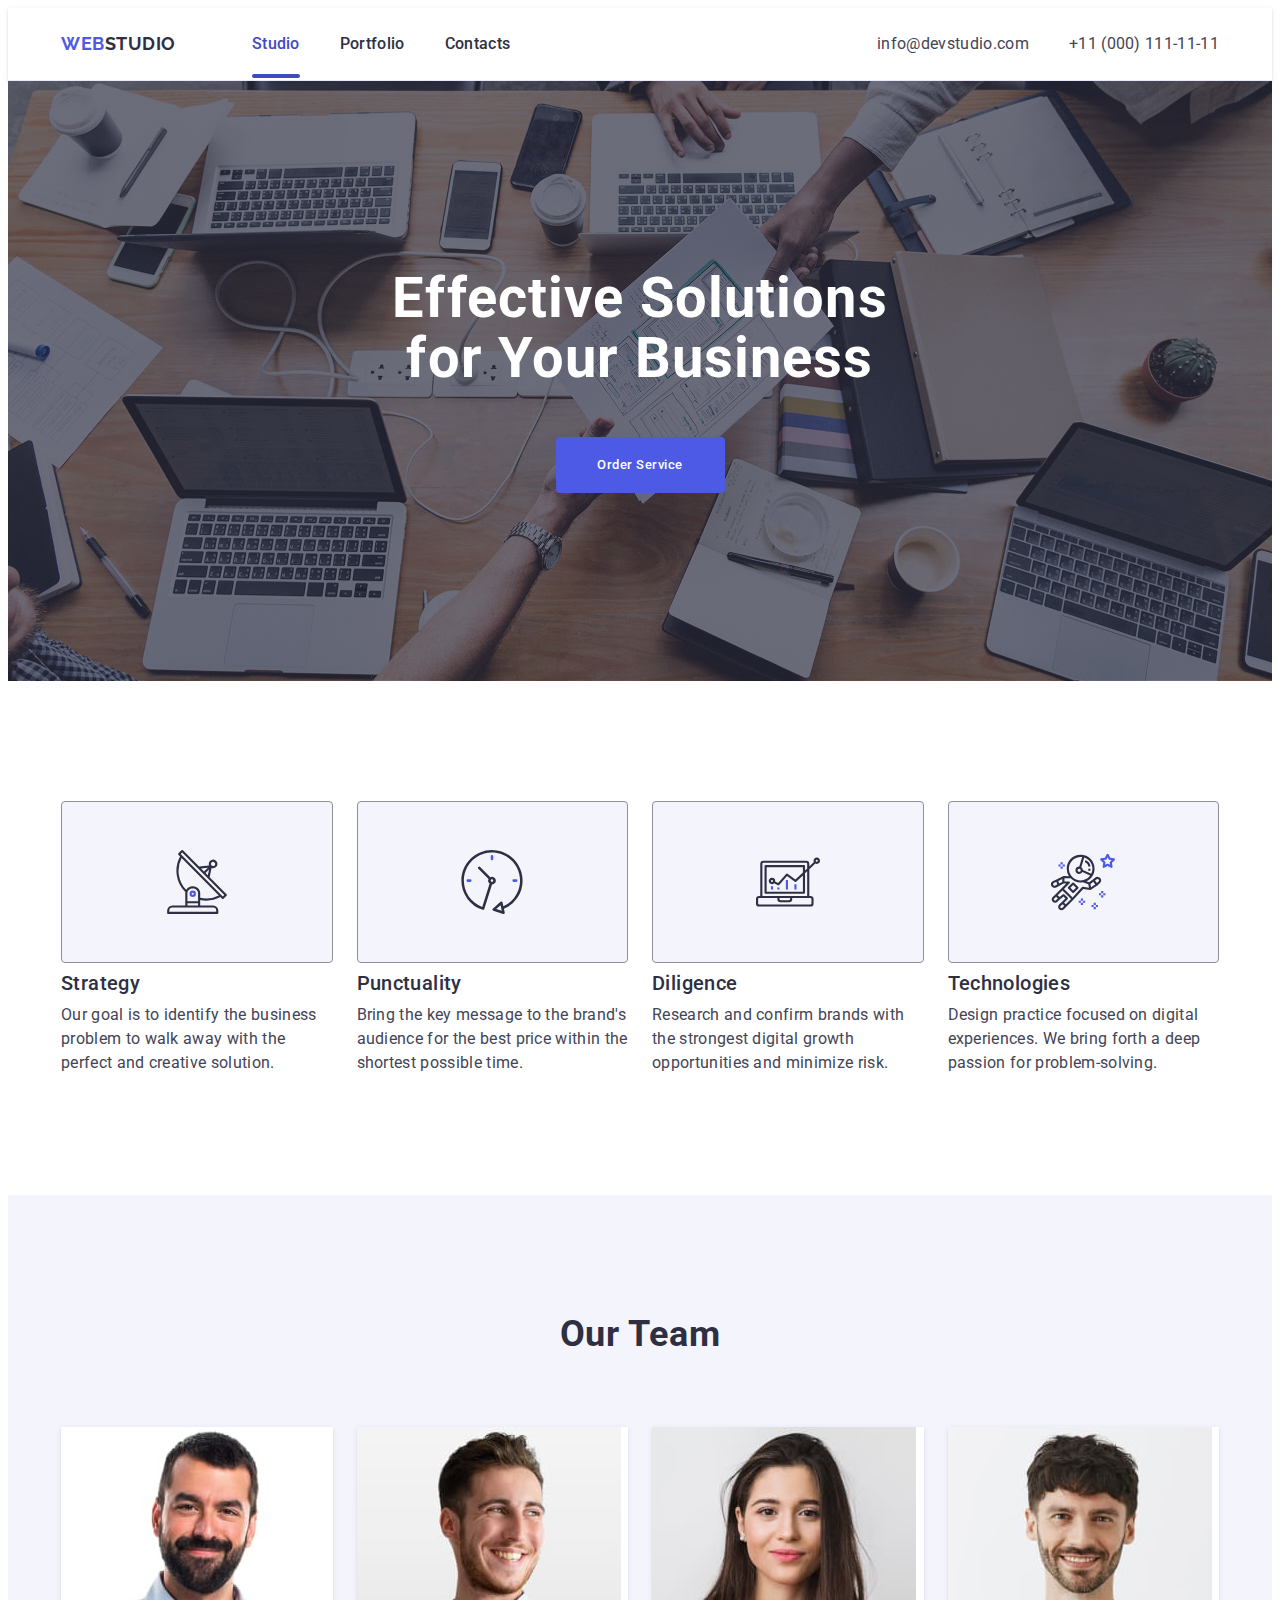
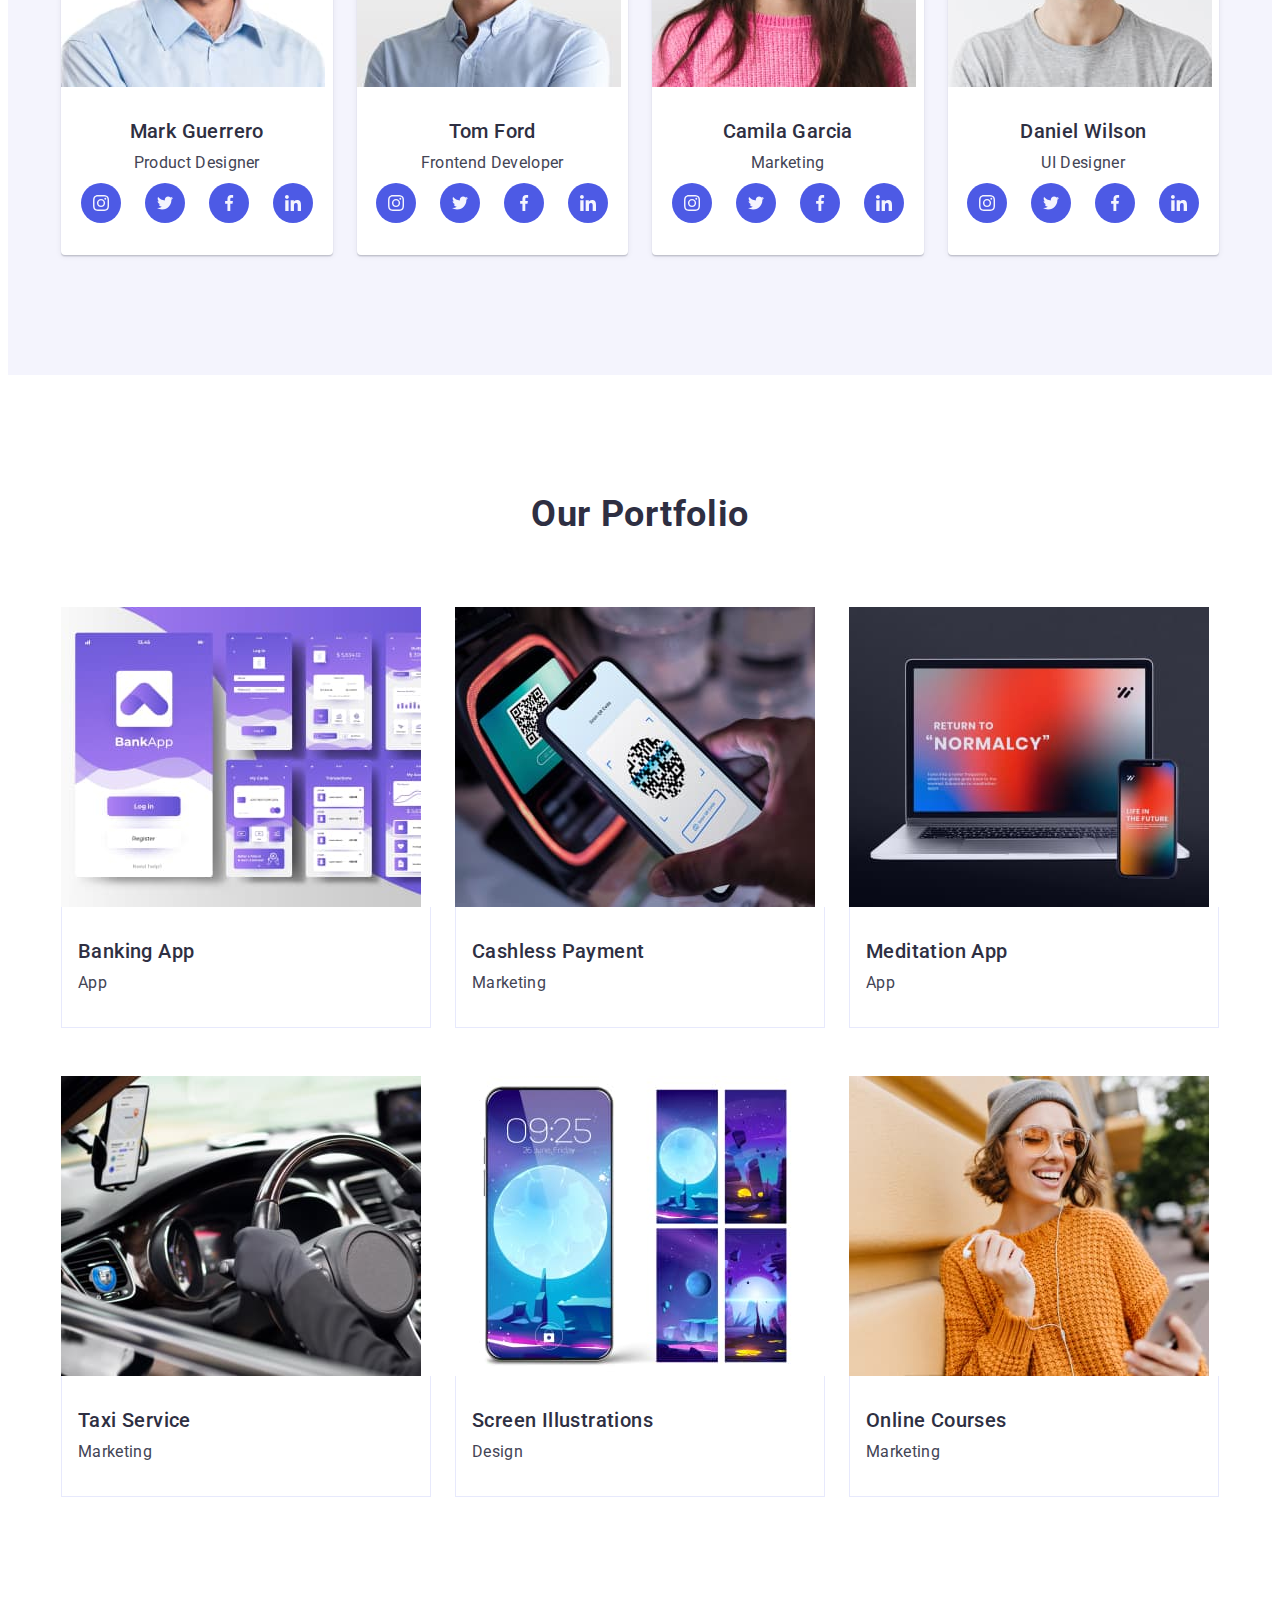
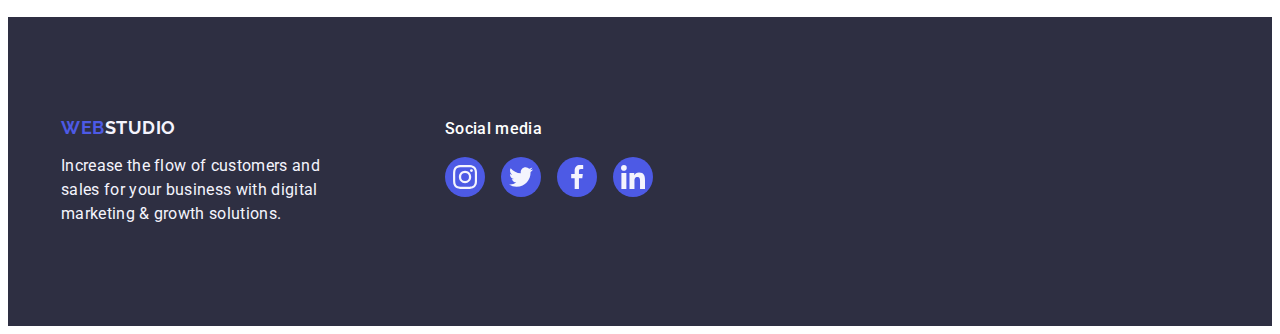
<file: index.html>
<!DOCTYPE html>
<html lang="en">
  <head>
    <meta charset="UTF-8" />
    <meta name="viewport" content="width=device-width, initial-scale=1.0" />
    <link rel="preconnect" href="https://fonts.googleapis.com" />
    <link rel="preconnect" href="https://fonts.gstatic.com" crossorigin />
    <link
      href="https://fonts.googleapis.com/css2?family=Raleway:wght@700&family=Roboto:wght@400;500;700&display=swap"
      rel="stylesheet"
    />
    <link
      rel="stylesheet"
      href="https://cdnjs.cloudflare.com/ajax/libs/modern-normalize/3.0.1/modern-normalize.min.css"
      integrity="sha512-q6WgHqiHlKyOqslT/lgBgodhd03Wp4BEqKeW6nNtlOY4quzyG3VoQKFrieaCeSnuVseNKRGpGeDU3qPmabCANg=="
      crossorigin="anonymous"
      referrerpolicy="no-referrer"
    />
    <link rel="stylesheet" href="css/style.css" />
    <title>Web Studio</title>
  </head>
  <body>
    <!-- header -->
    <header class="header">
      <div class="container header-container">
        <nav class="header-menu">
          <!-- logo -->
          <a class="header-logo" href="./index.html"
            >Web<span class="header-logo-part">Studio</span></a
          >
          <ul class="header-list">
            <li class="header-item">
              <a class="header-link current" href="./index.html">Studio</a>
            </li>
            <li class="header-item">
              <a class="header-link" href="">Portfolio</a>
            </li>
            <li class="header-item">
              <a class="header-link" href="">Contacts</a>
            </li>
          </ul>
        </nav>

        <!-- contacts -->
        <address class="header-contacts">
          <ul class="contacts-list">
            <li class="contacts-item">
              <a class="contacts-link" href="mailto:info@devstudio.com"
                >info@devstudio.com</a
              >
            </li>
            <li>
              <a class="contacts-link" href="tel:+110001111111">
                +11 (000) 111-11-11</a
              >
            </li>
          </ul>
        </address>
      </div>
      <!-- menu -->
    </header>

    <!-- main -->
    <main>
      <!-- hero-block -->
      <section class="hero-block">
        <div class="container">
          <h1 class="hero-title">Effective Solutions for Your Business</h1>
          <button class="hero-button" type="button">Order Service</button>
        </div>
      </section>

      <!-- features -->

      <section class="features">
        <div class="container">
          <h2 class="features-title">Features</h2>
          <ul class="features-list">
            <li class="features-item">
              <div class="features-item-icon-box">
                <svg class="features-item-icon" width="64" height="64">
                  <use href="./images/features-icons.svg#icon-strategy"></use>
                </svg>
              </div>

              <h3 class="features-item-heading">Strategy</h3>
              <p class="features-item-text">
                Our goal is to identify the business problem to walk away with
                the perfect and creative solution.
              </p>
            </li>
            <li class="features-item">
              <div class="features-item-icon-box">
                <svg class="features-item-icon" width="64" height="64">
                  <use
                    href="./images/features-icons.svg#icon-punctuality"
                  ></use>
                </svg>
              </div>

              <h3 class="features-item-heading">Punctuality</h3>
              <p class="features-item-text">
                Bring the key message to the brand's audience for the best price
                within the shortest possible time.
              </p>
            </li>
            <li class="features-item">
              <div class="features-item-icon-box">
                <svg class="features-item-icon" width="64" height="64">
                  <use href="./images/features-icons.svg#icon-diligence"></use>
                </svg>
              </div>

              <h3 class="features-item-heading">Diligence</h3>
              <p class="features-item-text">
                Research and confirm brands with the strongest digital growth
                opportunities and minimize risk.
              </p>
            </li>
            <li class="features-item">
              <div class="features-item-icon-box">
                <svg class="features-item-icon" width="64" height="64">
                  <use
                    href="./images/features-icons.svg#icon-technologies"
                  ></use>
                </svg>
              </div>

              <h3 class="features-item-heading">Technologies</h3>
              <p class="features-item-text">
                Design practice focused on digital experiences. We bring forth a
                deep passion for problem-solving.
              </p>
            </li>
          </ul>
        </div>
      </section>

      <!-- team -->
      <section class="team">
        <div class="container">
          <h2 class="team-title">Our Team</h2>
          <ul class="team-list">
            <li class="team-item">
              <img
                class="team-item-img"
                src="./images/team/team-1.jpg"
                alt="Photo Mark Guerrero"
                width="264"
              />
              <div class="team-item-descr">
                <h3 class="team-item-heading">Mark Guerrero</h3>
                <p class="team-item-text">Product Designer</p>
                <ul class="team-item-social">
                  <li class="team-social-item">
                    <a
                      href="https://www.instagram.com/"
                      target="_blank"
                      class="team-item-social-link"
                    >
                      <svg class="team-item-social-icon" width="16" height="16">
                        <use
                          href="./images/icons.svg#icon-instagram"
                        ></use></svg
                    ></a>
                  </li>
                  <li class="team-social-item">
                    <a
                      href="https://www.twitter.com/"
                      target="_blank"
                      class="team-item-social-link"
                    >
                      <svg class="team-item-social-icon" width="16" height="16">
                        <use href="./images/icons.svg#icon-twitter"></use></svg
                    ></a>
                  </li>
                  <li class="team-social-item">
                    <a
                      href="https://www.facebook.com/"
                      target="_blank"
                      class="team-item-social-link"
                    >
                      <svg class="team-item-social-icon" width="16" height="16">
                        <use href="./images/icons.svg#icon-facebook"></use></svg
                    ></a>
                  </li>
                  <li class="team-social-item">
                    <a
                      href="https://www.linkedin.com/"
                      target="_blank"
                      class="team-item-social-link"
                    >
                      <svg class="team-item-social-icon" width="16" height="16">
                        <use href="./images/icons.svg#icon-linkedin"></use></svg
                    ></a>
                  </li>
                </ul>
              </div>
            </li>

            <li class="team-item">
              <img
                class="team-item-img"
                src="./images/team/team-2.jpg"
                alt="Photo Tom Ford"
                width="264"
              />
              <div class="team-item-descr">
                <h3 class="team-item-heading">Tom Ford</h3>
                <p class="team-item-text">Frontend Developer</p>

                <ul class="team-item-social">
                  <li class="team-social-item">
                    <a
                      href="https://www.instagram.com/"
                      target="_blank"
                      class="team-item-social-link"
                    >
                      <svg class="team-item-social-icon" width="16" height="16">
                        <use
                          href="./images/icons.svg#icon-instagram"
                        ></use></svg
                    ></a>
                  </li>
                  <li class="team-social-item">
                    <a
                      href="https://www.twitter.com/"
                      target="_blank"
                      class="team-item-social-link"
                    >
                      <svg class="team-item-social-icon" width="16" height="16">
                        <use href="./images/icons.svg#icon-twitter"></use></svg
                    ></a>
                  </li>
                  <li class="team-social-item">
                    <a
                      href="https://www.facebook.com/"
                      target="_blank"
                      class="team-item-social-link"
                    >
                      <svg class="team-item-social-icon" width="16" height="16">
                        <use href="./images/icons.svg#icon-facebook"></use></svg
                    ></a>
                  </li>
                  <li class="team-social-item">
                    <a
                      href="https://www.linkedin.com/"
                      target="_blank"
                      class="team-item-social-link"
                    >
                      <svg class="team-item-social-icon" width="16" height="16">
                        <use href="./images/icons.svg#icon-linkedin"></use></svg
                    ></a>
                  </li>
                </ul>
              </div>
            </li>

            <li class="team-item">
              <img
                class="team-item-img"
                src="./images/team/team-3.jpg"
                alt="Photo Camila Garcia"
                width="264"
              />
              <div class="team-item-descr">
                <h3 class="team-item-heading">Camila Garcia</h3>
                <p class="team-item-text">Marketing</p>
                <ul class="team-item-social">
                  <li class="team-social-item">
                    <a
                      href="https://www.instagram.com/"
                      target="_blank"
                      class="team-item-social-link"
                    >
                      <svg class="team-item-social-icon" width="16" height="16">
                        <use
                          href="./images/icons.svg#icon-instagram"
                        ></use></svg
                    ></a>
                  </li>
                  <li class="team-social-item">
                    <a
                      href="https://www.twitter.com/"
                      target="_blank"
                      class="team-item-social-link"
                    >
                      <svg class="team-item-social-icon" width="16" height="16">
                        <use href="./images/icons.svg#icon-twitter"></use></svg
                    ></a>
                  </li>
                  <li class="team-social-item">
                    <a
                      href="https://www.facebook.com/"
                      target="_blank"
                      class="team-item-social-link"
                    >
                      <svg class="team-item-social-icon" width="16" height="16">
                        <use href="./images/icons.svg#icon-facebook"></use></svg
                    ></a>
                  </li>
                  <li class="team-social-item">
                    <a
                      href="https://www.linkedin.com/"
                      target="_blank"
                      class="team-item-social-link"
                    >
                      <svg class="team-item-social-icon" width="16" height="16">
                        <use href="./images/icons.svg#icon-linkedin"></use></svg
                    ></a>
                  </li>
                </ul>
              </div>
            </li>

            <li class="team-item">
              <img
                class="team-item-img"
                src="./images/team/team-4.jpg"
                alt="Photo Daniel Wilson"
                width="264"
              />
              <div class="team-item-descr">
                <h3 class="team-item-heading">Daniel Wilson</h3>
                <p class="team-item-text">UI Designer</p>
                <ul class="team-item-social">
                  <li class="team-social-item">
                    <a
                      href="https://www.instagram.com/"
                      target="_blank"
                      class="team-item-social-link"
                    >
                      <svg class="team-item-social-icon" width="16" height="16">
                        <use
                          href="./images/icons.svg#icon-instagram"
                        ></use></svg
                    ></a>
                  </li>
                  <li class="team-social-item">
                    <a
                      href="https://www.twitter.com/"
                      target="_blank"
                      class="team-item-social-link"
                    >
                      <svg class="team-item-social-icon" width="16" height="16">
                        <use href="./images/icons.svg#icon-twitter"></use></svg
                    ></a>
                  </li>
                  <li class="team-social-item">
                    <a
                      href="https://www.facebook.com/"
                      target="_blank"
                      class="team-item-social-link"
                    >
                      <svg class="team-item-social-icon" width="16" height="16">
                        <use href="./images/icons.svg#icon-facebook"></use></svg
                    ></a>
                  </li>
                  <li class="team-social-item">
                    <a
                      href="https://www.linkedin.com/"
                      target="_blank"
                      class="team-item-social-link"
                    >
                      <svg class="team-item-social-icon" width="16" height="16">
                        <use href="./images/icons.svg#icon-linkedin"></use></svg
                    ></a>
                  </li>
                </ul>
              </div>
            </li>
          </ul>
        </div>
      </section>

      <!-- Our portfolio -->
      <section class="portfolio">
        <div class="container">
          <h2 class="portfolio-title">Our Portfolio</h2>
          <ul class="portfolio-list">
            <li class="portfolio-item">
              <div class="portfolio-item-img-box">
                <img
                  class="portfolio-item-img"
                  src="./images/portfolio/portfolio-1.jpg"
                  alt="App picture"
                  width="360"
                />
                <p class="portfolio-item-img-overlay">
                  14 Stylish and User-Friendly App Design Concepts · Task
                  Manager App · Calorie Tracker App · Exotic Fruit Ecommerce App
                  · Cloud Storage App
                </p>
              </div>

              <div class="portfolio-item-descr">
                <h3 class="portfolio-item-heading">Banking App</h3>
                <p class="portfolio-item-text">App</p>
              </div>
            </li>

            <li class="portfolio-item">
              <div class="portfolio-item-img-box">
                <img
                  class="portfolio-item-img"
                  src="./images/portfolio/portfolio-2.jpg"
                  alt="App picture"
                  width="360"
                />
                <p class="portfolio-item-img-overlay">
                  14 Stylish and User-Friendly App Design Concepts · Task
                  Manager App · Calorie Tracker App · Exotic Fruit Ecommerce App
                  · Cloud Storage App
                </p>
              </div>
              <div class="portfolio-item-descr">
                <h3 class="portfolio-item-heading">Cashless Payment</h3>
                <p class="portfolio-item-text">Marketing</p>
              </div>
            </li>

            <li class="portfolio-item">
              <div class="portfolio-item-img-box">
                <img
                  class="portfolio-item-img"
                  src="./images/portfolio/portfolio-3.jpg"
                  alt="App picture"
                  width="360"
                />
                <p class="portfolio-item-img-overlay">
                  14 Stylish and User-Friendly App Design Concepts · Task
                  Manager App · Calorie Tracker App · Exotic Fruit Ecommerce App
                  · Cloud Storage App
                </p>
              </div>
              <div class="portfolio-item-descr">
                <h3 class="portfolio-item-heading">Meditation App</h3>
                <p class="portfolio-item-text">App</p>
              </div>
            </li>

            <li class="portfolio-item">
              <div class="portfolio-item-img-box">
                <img
                  class="portfolio-item-img"
                  src="./images/portfolio/portfolio-4.jpg"
                  alt="App picture"
                  width="360"
                />
                <p class="portfolio-item-img-overlay">
                  14 Stylish and User-Friendly App Design Concepts · Task
                  Manager App · Calorie Tracker App · Exotic Fruit Ecommerce App
                  · Cloud Storage App
                </p>
              </div>
              <div class="portfolio-item-descr">
                <h3 class="portfolio-item-heading">Taxi Service</h3>
                <p class="portfolio-item-text">Marketing</p>
              </div>
            </li>

            <li class="portfolio-item">
              <div class="portfolio-item-img-box">
                <img
                  class="portfolio-item-img"
                  src="./images/portfolio/portfolio-5.jpg"
                  alt="App picture"
                  width="360"
                />
                <p class="portfolio-item-img-overlay">
                  14 Stylish and User-Friendly App Design Concepts · Task
                  Manager App · Calorie Tracker App · Exotic Fruit Ecommerce App
                  · Cloud Storage App
                </p>
              </div>
              <div class="portfolio-item-descr">
                <h3 class="portfolio-item-heading">Screen Illustrations</h3>
                <p class="portfolio-item-text">Design</p>
              </div>
            </li>

            <li class="portfolio-item">
              <div class="portfolio-item-img-box">
                <img
                  class="portfolio-item-img"
                  src="./images/portfolio/portfolio-6.jpg"
                  alt="App picture"
                  width="360"
                />
                <p class="portfolio-item-img-overlay">
                  14 Stylish and User-Friendly App Design Concepts · Task
                  Manager App · Calorie Tracker App · Exotic Fruit Ecommerce App
                  · Cloud Storage App
                </p>
              </div>
              <div class="portfolio-item-descr">
                <h3 class="portfolio-item-heading">Online Courses</h3>
                <p class="portfolio-item-text">Marketing</p>
              </div>
            </li>
          </ul>
        </div>
      </section>
    </main>

    <!-- footer -->
    <footer class="footer">
      <div class="container footer-container">
        <div class="footer-head">
          <a class="footer-logo" href="./index.html"
            >Web<span class="footer-logo-part">Studio</span></a
          >
          <p class="footer-text">
            Increase the flow of customers and sales for your business with
            digital marketing & growth solutions.
          </p>
        </div>
        <div class="footer-social">
          <p class="footer-social-descr">Social media</p>
          <ul class="footer-social-list">
            <li class="footer-social-item">
              <a
                href="https://www.instagram.com/"
                target="_blank"
                class="footer-social-link"
              >
                <svg class="footer-social-icon" width="24" height="24">
                  <use href="./images/icons.svg#icon-instagram"></use></svg
              ></a>
            </li>
            <li class="footer-social-item">
              <a
                href="https://www.twitter.com/"
                target="_blank"
                class="footer-social-link"
              >
                <svg class="footer-social-icon" width="24" height="24">
                  <use href="./images/icons.svg#icon-twitter"></use></svg
              ></a>
            </li>
            <li class="footer-social-item">
              <a
                href="https://www.facebook.com/"
                target="_blank"
                class="footer-social-link"
              >
                <svg class="footer-social-icon" width="24" height="24">
                  <use href="./images/icons.svg#icon-facebook"></use></svg
              ></a>
            </li>
            <li class="footer-social-item">
              <a
                href="https://www.linkedin.com/"
                target="_blank"
                class="footer-social-link"
              >
                <svg class="footer-social-icon" width="24" height="24">
                  <use href="./images/icons.svg#icon-linkedin"></use></svg
              ></a>
            </li>
          </ul>
        </div>
      </div>
    </footer>
  </body>
</html>
</file>
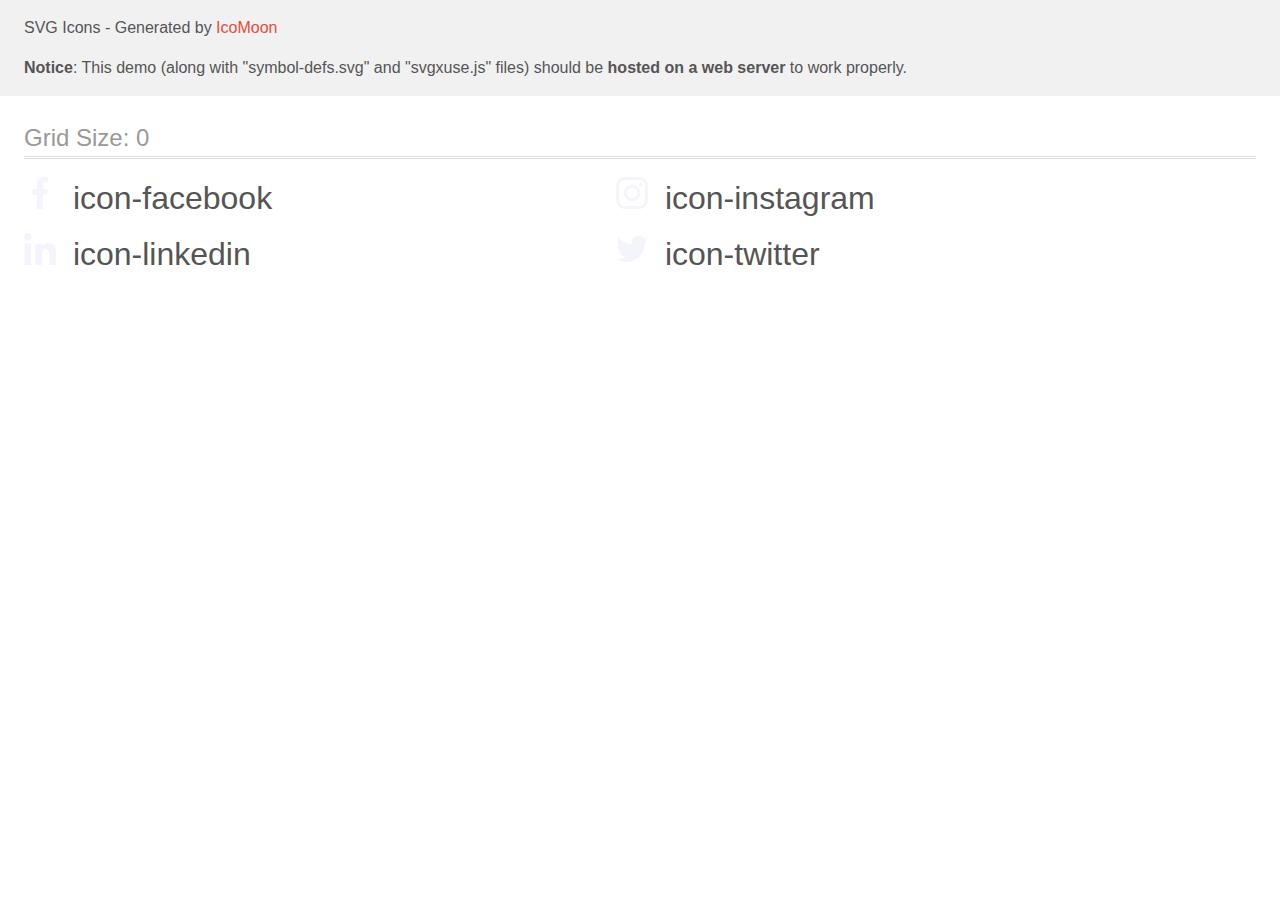
<file: images/demo-external-svg.html>
<!doctype html>
<html>
<head>
    <title>IcoMoon - SVG Icons</title>
    <meta charset="utf-8">
    <meta name="viewport" content="width=device-width, initial-scale=1">
    <link rel="stylesheet" href="demo-files/demo.css">
    <link rel="stylesheet" href="style.css">
</head>
<body>
<header class="bgc1 clearfix">
<div class="mhl">
    <p>SVG Icons - Generated by <a href="https://icomoon.io/app">IcoMoon</a></p><p><strong>Notice</strong>: This demo (along with "symbol-defs.svg" and "svgxuse.js" files) should be <b>hosted on a web server</b> to work properly.</p>
</div>
</header>
    <div class="clearfix mhl ptl">
        <h1 class="mvm mtn fgc1">Grid Size: 0</h1>
        <div class="glyph fs1">
            <div class="clearfix pbs">
                <svg class="icon icon-facebook"><use xlink:href="symbol-defs.svg#icon-facebook"></use></svg><span class="name"> icon-facebook</span>
            </div>
        </div>
        <div class="glyph fs1">
            <div class="clearfix pbs">
                <svg class="icon icon-instagram"><use xlink:href="symbol-defs.svg#icon-instagram"></use></svg><span class="name"> icon-instagram</span>
            </div>
        </div>
        <div class="glyph fs1">
            <div class="clearfix pbs">
                <svg class="icon icon-linkedin"><use xlink:href="symbol-defs.svg#icon-linkedin"></use></svg><span class="name"> icon-linkedin</span>
            </div>
        </div>
        <div class="glyph fs1">
            <div class="clearfix pbs">
                <svg class="icon icon-twitter"><use xlink:href="symbol-defs.svg#icon-twitter"></use></svg><span class="name"> icon-twitter</span>
            </div>
        </div>
  </div>
<script defer src="svgxuse.js"></script>
</body>
</html>
</file>
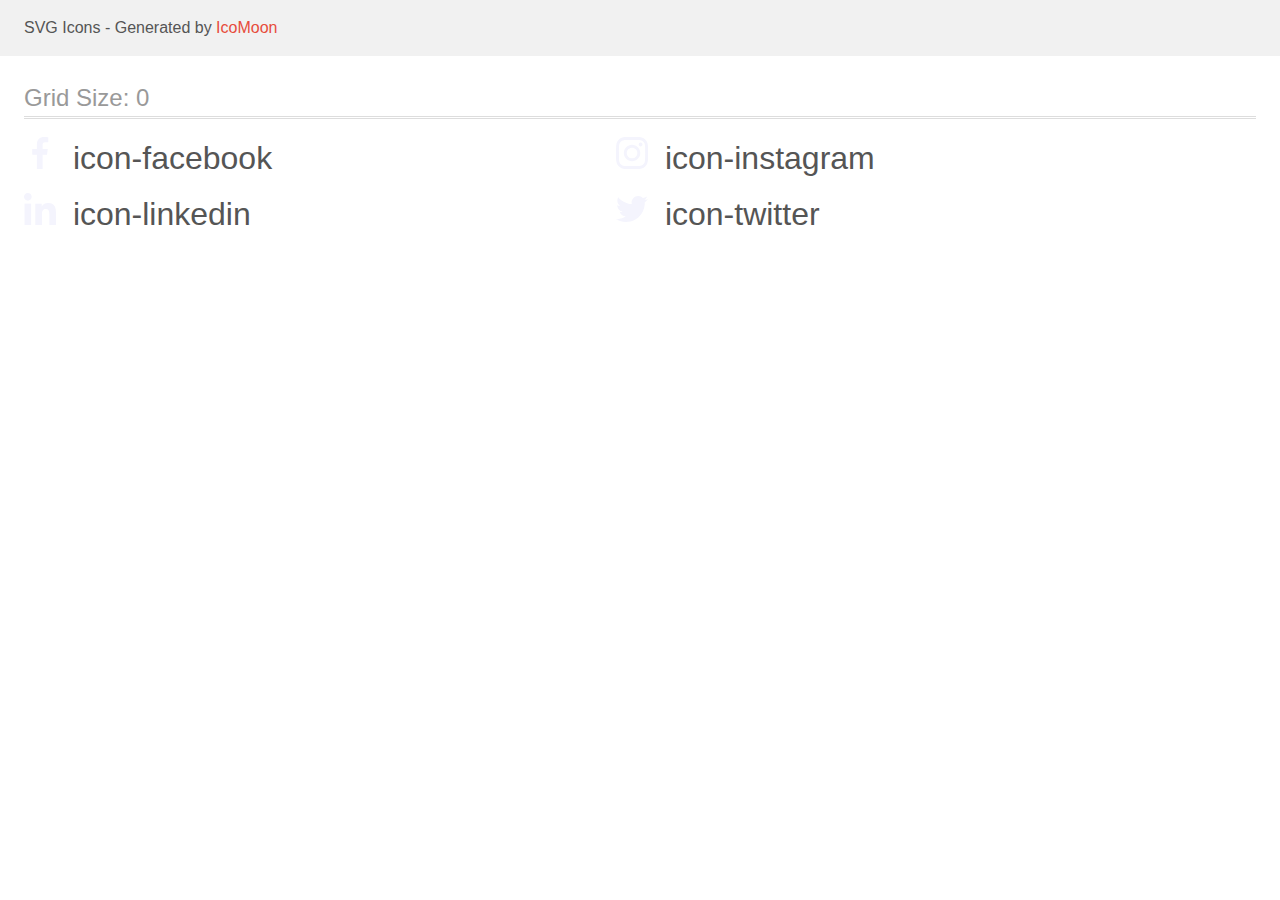
<file: images/demo.html>
<!doctype html>
<html>
<head>
    <title>IcoMoon - SVG Icons</title>
    <meta charset="utf-8">
    <meta name="viewport" content="width=device-width, initial-scale=1">
    <link rel="stylesheet" href="demo-files/demo.css">
    <link rel="stylesheet" href="style.css">
</head>
<body>
<svg aria-hidden="true" style="position: absolute; width: 0; height: 0; overflow: hidden;" version="1.1" xmlns="http://www.w3.org/2000/svg" xmlns:xlink="http://www.w3.org/1999/xlink">
<defs>
<symbol id="icon-facebook" viewBox="0 0 32 32">
<path fill="#f4f4fd" style="fill: var(--color1, #f4f4fd)" d="M21.329 5.313h2.921v-5.088c-0.504-0.069-2.237-0.225-4.256-0.225-4.212 0-7.097 2.649-7.097 7.519v4.481h-4.648v5.688h4.648v14.312h5.699v-14.311h4.46l0.708-5.688h-5.169v-3.919c0.001-1.644 0.444-2.769 2.735-2.769z"></path>
</symbol>
<symbol id="icon-instagram" viewBox="0 0 32 32">
<path fill="#f4f4fd" style="fill: var(--color1, #f4f4fd)" d="M31.969 9.408c-0.075-1.7-0.35-2.869-0.744-3.882-0.406-1.075-1.031-2.038-1.85-2.838-0.8-0.813-1.769-1.444-2.832-1.844-1.019-0.394-2.182-0.669-3.882-0.744-1.713-0.081-2.257-0.1-6.601-0.1s-4.888 0.019-6.595 0.094c-1.7 0.075-2.869 0.35-3.882 0.744-1.075 0.406-2.038 1.031-2.838 1.85-0.813 0.8-1.444 1.769-1.844 2.832-0.394 1.019-0.669 2.182-0.744 3.882-0.081 1.713-0.1 2.257-0.1 6.601s0.019 4.888 0.094 6.595c0.075 1.7 0.35 2.869 0.744 3.882 0.406 1.075 1.038 2.038 1.85 2.838 0.8 0.813 1.769 1.444 2.832 1.844 1.019 0.394 2.182 0.669 3.882 0.744 1.706 0.075 2.25 0.094 6.595 0.094s4.888-0.019 6.595-0.094c1.7-0.075 2.869-0.35 3.882-0.744 2.151-0.831 3.851-2.532 4.682-4.682 0.394-1.019 0.669-2.182 0.744-3.882 0.075-1.707 0.094-2.25 0.094-6.595s-0.006-4.888-0.081-6.595zM29.087 22.473c-0.069 1.563-0.331 2.407-0.55 2.969-0.538 1.394-1.644 2.5-3.038 3.038-0.563 0.219-1.413 0.481-2.969 0.55-1.688 0.075-2.194 0.094-6.464 0.094s-4.782-0.019-6.464-0.094c-1.563-0.069-2.407-0.331-2.969-0.55-0.694-0.256-1.325-0.663-1.838-1.194-0.531-0.519-0.938-1.144-1.194-1.838-0.219-0.563-0.481-1.413-0.55-2.969-0.075-1.688-0.094-2.194-0.094-6.464s0.019-4.782 0.094-6.464c0.069-1.563 0.331-2.407 0.55-2.969 0.256-0.694 0.663-1.325 1.2-1.838 0.519-0.531 1.144-0.938 1.838-1.194 0.563-0.219 1.413-0.481 2.969-0.55 1.688-0.075 2.194-0.094 6.464-0.094 4.276 0 4.782 0.019 6.464 0.094 1.563 0.069 2.407 0.331 2.969 0.55 0.694 0.256 1.325 0.662 1.838 1.194 0.531 0.519 0.938 1.144 1.194 1.838 0.219 0.563 0.481 1.413 0.55 2.969 0.075 1.688 0.094 2.194 0.094 6.464s-0.019 4.77-0.094 6.458z"></path>
<path fill="#f4f4fd" style="fill: var(--color1, #f4f4fd)" d="M16.059 7.783c-4.538 0-8.22 3.682-8.22 8.22s3.682 8.22 8.22 8.22c4.538 0 8.22-3.682 8.22-8.22s-3.682-8.22-8.22-8.22zM16.059 21.335c-2.944 0-5.332-2.388-5.332-5.332s2.388-5.332 5.332-5.332c2.944 0 5.332 2.388 5.332 5.332s-2.388 5.332-5.332 5.332z"></path>
<path fill="#f4f4fd" style="fill: var(--color1, #f4f4fd)" d="M26.524 7.458c0 1.060-0.859 1.919-1.919 1.919s-1.919-0.859-1.919-1.919c0-1.060 0.859-1.919 1.919-1.919s1.919 0.859 1.919 1.919z"></path>
</symbol>
<symbol id="icon-linkedin" viewBox="0 0 32 32">
<path fill="#f4f4fd" style="fill: var(--color1, #f4f4fd)" d="M31.992 32v-0.001h0.008v-11.736c0-5.741-1.236-10.164-7.948-10.164-3.227 0-5.392 1.771-6.276 3.449h-0.093v-2.913h-6.364v21.364h6.627v-10.579c0-2.785 0.528-5.479 3.977-5.479 3.399 0 3.449 3.179 3.449 5.657v10.401h6.62z"></path>
<path fill="#f4f4fd" style="fill: var(--color1, #f4f4fd)" d="M0.528 10.636h6.635v21.364h-6.635v-21.364z"></path>
<path fill="#f4f4fd" style="fill: var(--color1, #f4f4fd)" d="M3.843-0c-2.121 0-3.843 1.721-3.843 3.843s1.721 3.879 3.843 3.879c2.121 0 3.843-1.757 3.843-3.879-0.001-2.121-1.723-3.843-3.843-3.843v0z"></path>
</symbol>
<symbol id="icon-twitter" viewBox="0 0 32 32">
<path fill="#f4f4fd" style="fill: var(--color1, #f4f4fd)" d="M32 6.078c-1.19 0.522-2.458 0.868-3.78 1.036 1.36-0.812 2.398-2.088 2.886-3.626-1.268 0.756-2.668 1.29-4.16 1.588-1.204-1.282-2.92-2.076-4.792-2.076-3.632 0-6.556 2.948-6.556 6.562 0 0.52 0.044 1.020 0.152 1.496-5.454-0.266-10.28-2.88-13.522-6.862-0.566 0.982-0.898 2.106-0.898 3.316 0 2.272 1.17 4.286 2.914 5.452-1.054-0.020-2.088-0.326-2.964-0.808 0 0.020 0 0.046 0 0.072 0 3.188 2.274 5.836 5.256 6.446-0.534 0.146-1.116 0.216-1.72 0.216-0.42 0-0.844-0.024-1.242-0.112 0.85 2.598 3.262 4.508 6.13 4.57-2.232 1.746-5.066 2.798-8.134 2.798-0.538 0-1.054-0.024-1.57-0.090 2.906 1.874 6.35 2.944 10.064 2.944 12.072 0 18.672-10 18.672-18.668 0-0.29-0.010-0.57-0.024-0.848 1.302-0.924 2.396-2.078 3.288-3.406z"></path>
</symbol>
</defs>
</svg>

<header class="bgc1 clearfix">
<div class="mhl">
    <p>SVG Icons - Generated by <a href="https://icomoon.io/app">IcoMoon</a></p>
</div>
</header>
    <div class="clearfix mhl ptl">
        <h1 class="mvm mtn fgc1">Grid Size: 0</h1>
        <div class="glyph fs1">
            <div class="clearfix pbs">
                <svg class="icon icon-facebook"><use xlink:href="#icon-facebook"></use></svg><span class="name"> icon-facebook</span>
            </div>
        </div>
        <div class="glyph fs1">
            <div class="clearfix pbs">
                <svg class="icon icon-instagram"><use xlink:href="#icon-instagram"></use></svg><span class="name"> icon-instagram</span>
            </div>
        </div>
        <div class="glyph fs1">
            <div class="clearfix pbs">
                <svg class="icon icon-linkedin"><use xlink:href="#icon-linkedin"></use></svg><span class="name"> icon-linkedin</span>
            </div>
        </div>
        <div class="glyph fs1">
            <div class="clearfix pbs">
                <svg class="icon icon-twitter"><use xlink:href="#icon-twitter"></use></svg><span class="name"> icon-twitter</span>
            </div>
        </div>
  </div>
<script defer src="svgxuse.js"></script>
</body>
</html>
</file>
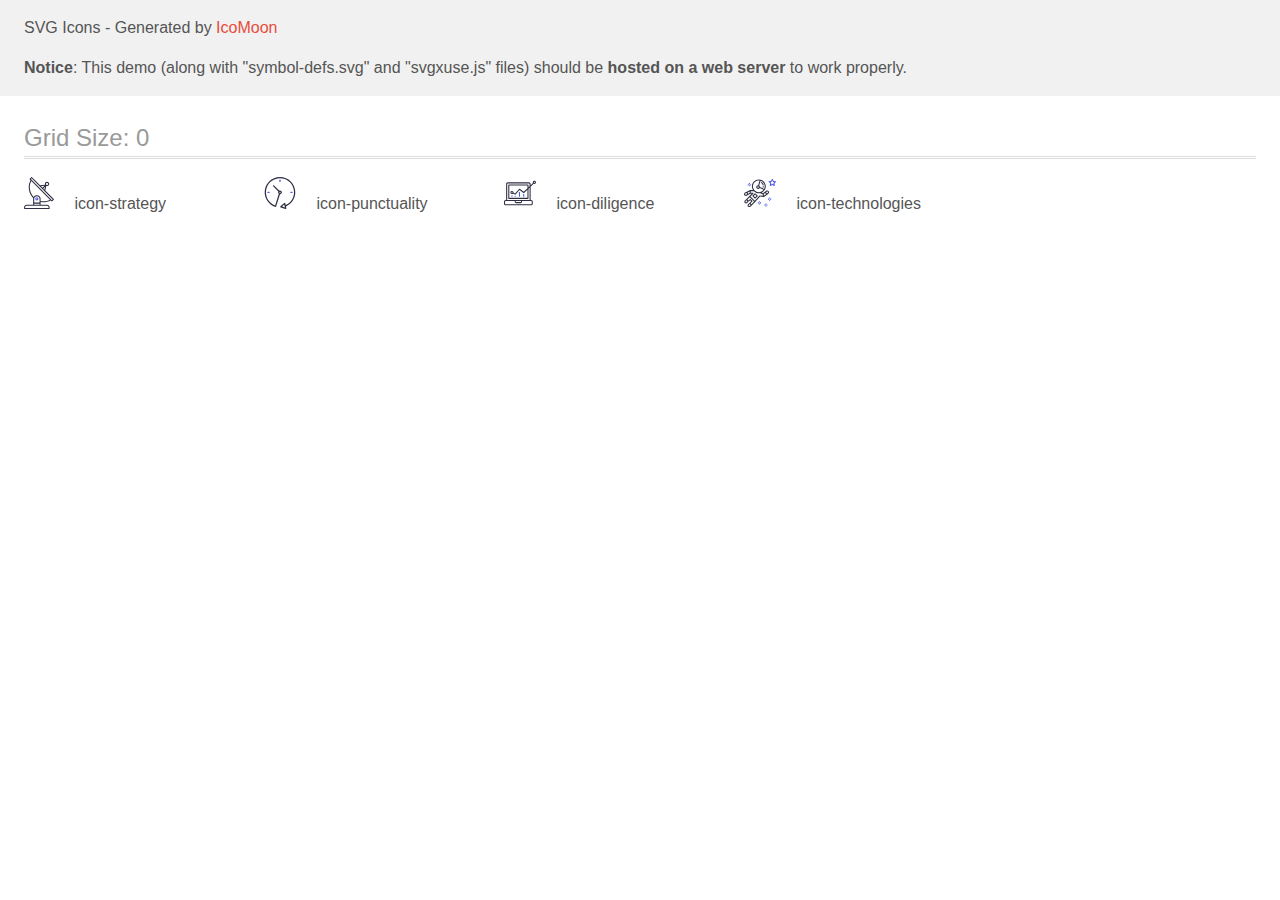
<file: images/features-icon/demo-external-svg.html>
<!doctype html>
<html>
<head>
    <title>IcoMoon - SVG Icons</title>
    <meta charset="utf-8">
    <meta name="viewport" content="width=device-width, initial-scale=1">
    <link rel="stylesheet" href="demo-files/demo.css">
    <link rel="stylesheet" href="style.css">
</head>
<body>
<header class="bgc1 clearfix">
<div class="mhl">
    <p>SVG Icons - Generated by <a href="https://icomoon.io/app">IcoMoon</a></p><p><strong>Notice</strong>: This demo (along with "symbol-defs.svg" and "svgxuse.js" files) should be <b>hosted on a web server</b> to work properly.</p>
</div>
</header>
    <div class="clearfix mhl ptl">
        <h1 class="mvm mtn fgc1">Grid Size: 0</h1>
        <div class="glyph fs1">
            <div class="clearfix pbs">
                <svg class="icon icon-strategy"><use xlink:href="symbol-defs.svg#icon-strategy"></use></svg><span class="name"> icon-strategy</span>
            </div>
        </div>
        <div class="glyph fs1">
            <div class="clearfix pbs">
                <svg class="icon icon-punctuality"><use xlink:href="symbol-defs.svg#icon-punctuality"></use></svg><span class="name"> icon-punctuality</span>
            </div>
        </div>
        <div class="glyph fs1">
            <div class="clearfix pbs">
                <svg class="icon icon-diligence"><use xlink:href="symbol-defs.svg#icon-diligence"></use></svg><span class="name"> icon-diligence</span>
            </div>
        </div>
        <div class="glyph fs1">
            <div class="clearfix pbs">
                <svg class="icon icon-technologies"><use xlink:href="symbol-defs.svg#icon-technologies"></use></svg><span class="name"> icon-technologies</span>
            </div>
        </div>
  </div>
<script defer src="svgxuse.js"></script>
</body>
</html>
</file>
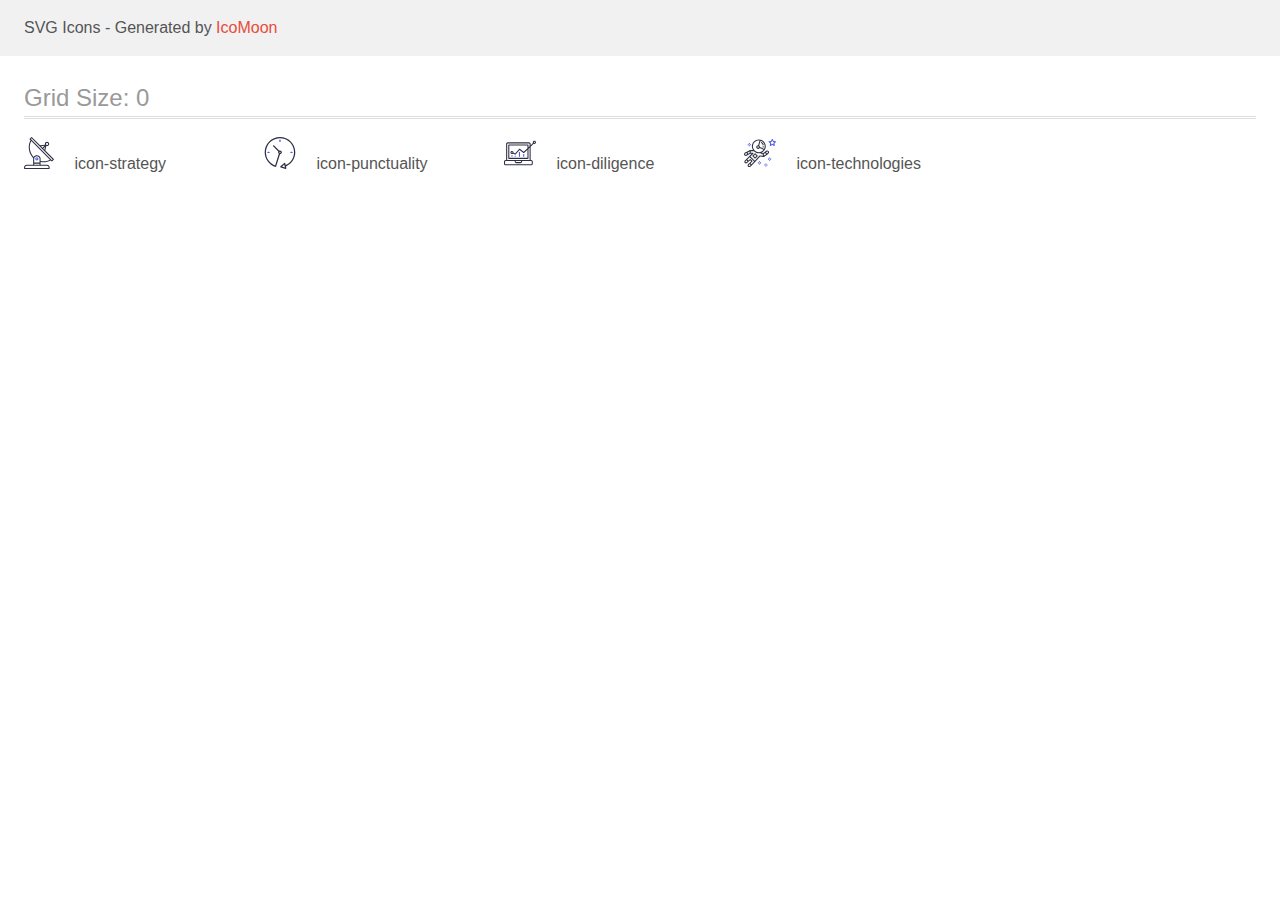
<file: images/features-icon/demo.html>
<!doctype html>
<html>
<head>
    <title>IcoMoon - SVG Icons</title>
    <meta charset="utf-8">
    <meta name="viewport" content="width=device-width, initial-scale=1">
    <link rel="stylesheet" href="demo-files/demo.css">
    <link rel="stylesheet" href="style.css">
</head>
<body>
<svg aria-hidden="true" style="position: absolute; width: 0; height: 0; overflow: hidden;" version="1.1" xmlns="http://www.w3.org/2000/svg" xmlns:xlink="http://www.w3.org/1999/xlink">
<defs>
<symbol id="icon-strategy" viewBox="0 0 30 32">
<path fill="#2e2f42" style="fill: var(--color1, #2e2f42)" d="M29.773 22.098l-8.443-8.505 0.937-4.615c0.242 0.094 0.499 0.144 0.758 0.146h0.006c1.192 0.014 2.17-0.941 2.184-2.133s-0.941-2.17-2.133-2.184c-1.192-0.014-2.17 0.941-2.184 2.133-0.003 0.255 0.039 0.509 0.125 0.749l-4.96 0.605-8.091-8.133c-0.099-0.101-0.235-0.159-0.377-0.16-0.14 0.001-0.274 0.056-0.373 0.155l-1.513 1.504c-0.208 0.208-0.208 0.546 0 0.754l0.814 0.826c-3.153 5.798-2.129 12.978 2.519 17.663 0.043 0.041 0.092 0.074 0.146 0.098-0.034 0.18-0.051 0.364-0.052 0.547v6.187h-6.4c-1.472 0.002-2.665 1.195-2.667 2.667v1.067c0 0.295 0.239 0.533 0.533 0.533h24.533c0.295 0 0.533-0.239 0.533-0.533v-1.067c-0.002-1.472-1.195-2.665-2.667-2.667h-6.4v-2.742c1.003 0.21 2.024 0.317 3.049 0.32 2.458-0.003 4.877-0.615 7.040-1.783l0.818 0.823c0.099 0.101 0.235 0.159 0.377 0.16 0.14-0.001 0.274-0.056 0.373-0.155l1.513-1.504c0.208-0.208 0.208-0.546 0-0.754zM22.28 6.233c0.418-0.415 1.093-0.414 1.509 0.004s0.414 1.093-0.004 1.508c-0.2 0.199-0.47 0.31-0.752 0.31h-0.003c-0.589-0.003-1.064-0.483-1.061-1.072 0.002-0.282 0.115-0.552 0.314-0.751h-0.002zM21.024 9.738l-0.598 2.946-1.175-1.182 1.774-1.763zM20.419 8.836l-1.92 1.909-1.485-1.493 3.405-0.415zM23.004 28.8c0.884 0 1.6 0.716 1.6 1.6v0.533h-23.467v-0.533c0-0.884 0.716-1.6 1.6-1.6h20.267zM15.537 26.667v1.067h-5.333v-1.067h5.333zM10.204 25.6v-4.053c0-1.294 1.196-2.347 2.667-2.347s2.667 1.053 2.667 2.347v4.053h-5.333zM16.604 23.904v-2.357c0-1.882-1.675-3.413-3.733-3.413-1.331-0.020-2.576 0.657-3.281 1.786-4.058-4.274-4.971-10.645-2.279-15.887l18.602 18.708c-2.872 1.461-6.165 1.873-9.309 1.163zM27.893 23.22l-21.057-21.181 0.755-0.752 7.935 7.98c0.004 0 0.006 0.007 0.010 0.010l13.115 13.191-0.757 0.752z"></path>
<path fill="#4d5ae5" style="fill: var(--color2, #4d5ae5)" d="M12.876 20.267h-0.005c-0.884-0.001-1.601 0.714-1.602 1.598s0.714 1.601 1.598 1.602h0.005c0.884 0.001 1.601-0.714 1.602-1.598s-0.714-1.601-1.598-1.602zM13.249 22.245c-0.1 0.1-0.236 0.156-0.378 0.155-0.295-0.002-0.532-0.242-0.531-0.536 0.001-0.141 0.057-0.276 0.157-0.375s0.233-0.154 0.373-0.155c0.295 0.002 0.532 0.242 0.531 0.536-0.001 0.141-0.057 0.276-0.157 0.375h0.005z"></path>
</symbol>
<symbol id="icon-punctuality" viewBox="0 0 32 32">
<path fill="#2e2f42" style="fill: var(--color1, #2e2f42)" d="M31.297 15.301c-0.002-8.452-6.855-15.303-15.308-15.301s-15.303 6.855-15.301 15.308c0.001 6.658 4.307 12.551 10.649 14.576 0.061 0.019 0.124 0.029 0.187 0.029 0.121-0 0.239-0.032 0.342-0.094 0.135-0.080 0.236-0.207 0.283-0.356l3.865-12.25c1.057-0.005 1.909-0.866 1.903-1.923s-0.866-1.909-1.923-1.903c-0.284 0.001-0.565 0.067-0.82 0.191l-5.106-5.107c-0.253-0.245-0.657-0.238-0.902 0.016-0.239 0.247-0.239 0.639 0 0.886l5.103 5.109c-0.392 0.799-0.168 1.764 0.536 2.309l-3.683 11.673c-7.278-2.681-11.004-10.754-8.323-18.032s10.754-11.004 18.032-8.323c7.278 2.681 11.004 10.754 8.323 18.032-1.31 3.556-4.001 6.431-7.462 7.973l-0.398-1.874c-0.073-0.345-0.411-0.565-0.756-0.492-0.109 0.023-0.209 0.074-0.293 0.148l-3.837 3.426c-0.263 0.234-0.287 0.637-0.052 0.9 0.076 0.085 0.174 0.149 0.283 0.184l4.899 1.564c0.335 0.108 0.694-0.077 0.802-0.412 0.034-0.106 0.040-0.219 0.017-0.328l-0.391-1.839c5.664-2.388 9.342-7.942 9.329-14.089zM15.992 14.664c0.352 0 0.638 0.286 0.638 0.638s-0.286 0.638-0.638 0.638c-0.352 0-0.638-0.285-0.638-0.638s0.285-0.638 0.638-0.638zM18.093 29.528l2.184-1.948 0.603 2.84-2.787-0.892z"></path>
<path fill="#4d5ae5" style="fill: var(--color2, #4d5ae5)" d="M15.354 3.185v1.275c0 0.352 0.285 0.638 0.638 0.638s0.638-0.285 0.638-0.638v-1.275c0-0.352-0.286-0.638-0.638-0.638s-0.638 0.286-0.638 0.638z"></path>
<path fill="#4d5ae5" style="fill: var(--color2, #4d5ae5)" d="M3.876 14.664c-0.352 0-0.638 0.286-0.638 0.638s0.285 0.638 0.638 0.638h1.275c0.352 0 0.638-0.285 0.638-0.638s-0.285-0.638-0.638-0.638h-1.275z"></path>
<path fill="#4d5ae5" style="fill: var(--color2, #4d5ae5)" d="M28.108 15.939c0.352 0 0.638-0.285 0.638-0.638s-0.285-0.638-0.638-0.638h-1.275c-0.352 0-0.638 0.286-0.638 0.638s0.286 0.638 0.638 0.638h1.275z"></path>
</symbol>
<symbol id="icon-diligence" viewBox="0 0 32 32">
<path fill="#4d5ae5" style="fill: var(--color2, #4d5ae5)" d="M14.925 14.965h1.066v4.798h-1.066v-4.797z"></path>
<path fill="#4d5ae5" style="fill: var(--color2, #4d5ae5)" d="M19.19 17.097h1.066v2.665h-1.066v-2.665z"></path>
<path fill="#4d5ae5" style="fill: var(--color2, #4d5ae5)" d="M10.661 18.696h1.066v1.066h-1.066v-1.066z"></path>
<path fill="#4d5ae5" style="fill: var(--color2, #4d5ae5)" d="M7.463 18.163h1.066v1.599h-1.066v-1.599z"></path>
<path fill="#2e2f42" style="fill: var(--color1, #2e2f42)" d="M1.599 28.291h25.587c0.883 0 1.599-0.716 1.599-1.599v-2.132c0-0.883-0.716-1.599-1.599-1.599h-0.533v-13.293l3.028-2.868c0.703 0.346 1.553 0.136 2.013-0.499s0.396-1.508-0.152-2.068-1.42-0.644-2.065-0.198c-0.644 0.446-0.873 1.292-0.542 2.002l-2.281 2.163v-1.23c0-0.883-0.716-1.599-1.599-1.599h-21.322c-0.883 0-1.599 0.716-1.599 1.599v15.992h-0.533c-0.883 0-1.599 0.716-1.599 1.599v2.132c0 0.883 0.716 1.599 1.599 1.599zM30.384 4.837c0.294 0 0.533 0.239 0.533 0.533s-0.239 0.533-0.533 0.533c-0.294 0-0.533-0.239-0.533-0.533s0.239-0.533 0.533-0.533zM3.198 6.969c0-0.294 0.239-0.533 0.533-0.533h21.322c0.294 0 0.533 0.239 0.533 0.533v2.239l-1.066 1.013v-2.186c0-0.294-0.239-0.533-0.533-0.533h-19.19c-0.294 0-0.533 0.239-0.533 0.533v13.326c0 0.294 0.239 0.533 0.533 0.533h19.19c0.294 0 0.533-0.239 0.533-0.533v-9.674l1.066-1.010v12.284h-22.388v-15.992zM7.996 13.899c-0.721-0.002-1.354 0.478-1.546 1.174s0.105 1.433 0.725 1.801c0.62 0.368 1.41 0.276 1.928-0.226l1.853 0.93c0.215 0.108 0.476 0.057 0.636-0.123l3.939-4.431 3.872 2.901c0.208 0.156 0.498 0.139 0.686-0.039l3.365-3.188v8.131h-18.124v-12.26h18.124v2.66l-3.771 3.572-3.904-2.927c-0.222-0.166-0.534-0.135-0.718 0.072l-3.993 4.493-1.493-0.746c0.011-0.064 0.018-0.129 0.020-0.193 0-0.883-0.716-1.599-1.599-1.599zM8.529 15.498c0 0.294-0.239 0.533-0.533 0.533s-0.533-0.239-0.533-0.533c0-0.294 0.239-0.533 0.533-0.533s0.533 0.239 0.533 0.533zM11.727 24.027h5.331v0.533c0 0.294-0.239 0.533-0.533 0.533h-4.264c-0.294 0-0.533-0.239-0.533-0.533v-0.533zM1.066 24.56c0-0.294 0.239-0.533 0.533-0.533h9.062v0.533c0 0.883 0.716 1.599 1.599 1.599h4.264c0.883 0 1.599-0.716 1.599-1.599v-0.533h9.062c0.294 0 0.533 0.239 0.533 0.533v2.132c0 0.294-0.239 0.533-0.533 0.533h-25.587c-0.294 0-0.533-0.239-0.533-0.533v-2.132z"></path>
</symbol>
<symbol id="icon-technologies" viewBox="0 0 32 32">
<path fill="#4d5ae5" style="fill: var(--color2, #4d5ae5)" d="M31.974 4.524c-0.063-0.193-0.229-0.333-0.43-0.363l-1.91-0.278-0.855-1.731c-0.179-0.365-0.777-0.365-0.956 0l-0.855 1.731-1.91 0.278c-0.201 0.029-0.367 0.17-0.431 0.363-0.062 0.193-0.011 0.405 0.135 0.547l1.383 1.348-0.326 1.903c-0.034 0.2 0.048 0.402 0.212 0.522 0.166 0.121 0.382 0.135 0.562 0.040l1.709-0.899 1.709 0.899c0.078 0.041 0.164 0.061 0.249 0.061 0.11 0 0.221-0.034 0.314-0.102 0.164-0.119 0.246-0.322 0.212-0.522l-0.326-1.903 1.383-1.348c0.145-0.142 0.197-0.354 0.135-0.547zM29.511 5.851c-0.125 0.122-0.183 0.299-0.153 0.472l0.191 1.114-1-0.526c-0.078-0.041-0.163-0.061-0.249-0.061s-0.17 0.020-0.249 0.061l-1.001 0.526 0.191-1.114c0.030-0.173-0.028-0.349-0.153-0.472l-0.81-0.789 1.119-0.163c0.174-0.025 0.324-0.134 0.402-0.292l0.5-1.013 0.5 1.013c0.078 0.157 0.228 0.267 0.402 0.292l1.119 0.163-0.809 0.789z"></path>
<path fill="#4d5ae5" style="fill: var(--color2, #4d5ae5)" d="M26.133 20.522h-1.067v1.067h1.067v-1.067z"></path>
<path fill="#4d5ae5" style="fill: var(--color2, #4d5ae5)" d="M26.133 22.656h-1.067v1.067h1.067v-1.067z"></path>
<path fill="#4d5ae5" style="fill: var(--color2, #4d5ae5)" d="M27.2 21.589h-1.067v1.067h1.067v-1.067z"></path>
<path fill="#4d5ae5" style="fill: var(--color2, #4d5ae5)" d="M25.067 21.589h-1.067v1.067h1.067v-1.067z"></path>
<path fill="#4d5ae5" style="fill: var(--color2, #4d5ae5)" d="M22.4 26.389h-1.067v1.067h1.067v-1.067z"></path>
<path fill="#4d5ae5" style="fill: var(--color2, #4d5ae5)" d="M22.4 28.522h-1.067v1.067h1.067v-1.067z"></path>
<path fill="#4d5ae5" style="fill: var(--color2, #4d5ae5)" d="M23.467 27.456h-1.067v1.067h1.067v-1.067z"></path>
<path fill="#4d5ae5" style="fill: var(--color2, #4d5ae5)" d="M21.333 27.456h-1.067v1.067h1.067v-1.067z"></path>
<path fill="#4d5ae5" style="fill: var(--color2, #4d5ae5)" d="M16 24.256h-1.067v1.067h1.067v-1.067z"></path>
<path fill="#4d5ae5" style="fill: var(--color2, #4d5ae5)" d="M16 26.389h-1.067v1.067h1.067v-1.067z"></path>
<path fill="#4d5ae5" style="fill: var(--color2, #4d5ae5)" d="M17.067 25.322h-1.067v1.067h1.067v-1.067z"></path>
<path fill="#4d5ae5" style="fill: var(--color2, #4d5ae5)" d="M14.933 25.322h-1.067v1.067h1.067v-1.067z"></path>
<path fill="#4d5ae5" style="fill: var(--color2, #4d5ae5)" d="M5.867 6.122h-1.067v1.067h1.067v-1.067z"></path>
<path fill="#4d5ae5" style="fill: var(--color2, #4d5ae5)" d="M5.867 8.255h-1.067v1.067h1.067v-1.067z"></path>
<path fill="#4d5ae5" style="fill: var(--color2, #4d5ae5)" d="M6.933 7.189h-1.067v1.067h1.067v-1.067z"></path>
<path fill="#4d5ae5" style="fill: var(--color2, #4d5ae5)" d="M4.8 7.189h-1.067v1.067h1.067v-1.067z"></path>
<path fill="#2e2f42" style="fill: var(--color1, #2e2f42)" d="M24.715 14.159c-0.287-0.388-0.709-0.637-1.188-0.705-0.481-0.068-0.956 0.058-1.34 0.352l-1.252 0.96-1.898 1.417-1.358-0.541c2.421-1.086 4.114-3.508 4.114-6.32 0-3.823-3.123-6.933-6.961-6.933s-6.961 3.11-6.961 6.933c0 1.386 0.414 2.674 1.12 3.758l-2.764-0.024c-0.002 0-0.003 0-0.005 0-0.009 0-0.015 0.004-0.023 0.005-0.053 0.002-0.105 0.013-0.155 0.031-0.013 0.005-0.026 0.008-0.038 0.013-0.006 0.003-0.013 0.003-0.019 0.006l-3.233 1.596c-0.001 0-0.001 0-0.001 0.001l-1.893 0.911c-0.021 0.009-0.042 0.021-0.063 0.035-0.755 0.502-1.012 1.489-0.598 2.295 0.22 0.429 0.595 0.745 1.056 0.889 0.178 0.055 0.359 0.083 0.539 0.083 0.29 0 0.577-0.071 0.839-0.211l1.388-0.738 2.264-1.169 1.357-0.008-5.442 5.416c-0.001 0.001-0.001 0.001-0.002 0.001l-1.339 1.333c-0.316 0.315-0.49 0.732-0.49 1.178s0.174 0.863 0.49 1.179c0.325 0.323 0.752 0.485 1.179 0.485s0.854-0.162 1.18-0.485l1.314-1.309 1.741-1.3 0.901 0.897-1.762 1.754c-0 0.001-0.001 0.001-0.002 0.001l-1.339 1.333c-0.316 0.315-0.49 0.732-0.49 1.178s0.174 0.863 0.49 1.179c0.325 0.323 0.753 0.485 1.18 0.485s0.855-0.162 1.18-0.485l3.482-3.467c0.001-0.001 0.001-0.001 0.001-0.002l1.010-1-0.004-0.004c0.006-0.006 0.015-0.009 0.022-0.015l5.166-5.658 3.471 0.494c0.025 0.004 0.050 0.005 0.075 0.005 0.065 0 0.127-0.015 0.187-0.038 0.018-0.006 0.033-0.015 0.050-0.023 0.019-0.010 0.039-0.015 0.058-0.027l3.213-2.133c0.012-0.008 0.018-0.021 0.029-0.029 0.013-0.010 0.029-0.014 0.041-0.026l1.271-1.191c0.662-0.62 0.753-1.635 0.212-2.362zM2.13 17.77c-0.173 0.093-0.37 0.111-0.558 0.052-0.187-0.058-0.338-0.186-0.427-0.358-0.161-0.314-0.068-0.695 0.214-0.902l1.314-0.632 0.449 1.313-0.992 0.527zM5.628 15.942l-1.548 0.8-0.439-1.283 2.027-1.001-0.040 1.484zM20.727 9.322c0 0.918-0.219 1.785-0.599 2.559l-4.181-1.899c-0.044-0.573-0.341-1.075-0.788-1.388l1.464-4.86c2.378 0.756 4.105 2.974 4.105 5.588zM8.938 9.322c0-3.235 2.644-5.867 5.894-5.867 0.253 0 0.5 0.021 0.745 0.052l-1.432 4.754c-0.019-0.001-0.037-0.006-0.057-0.006-1.033 0-1.873 0.837-1.873 1.867s0.84 1.867 1.873 1.867c0.694 0 1.294-0.383 1.618-0.945l3.862 1.755c-1.075 1.446-2.795 2.39-4.737 2.39-3.25 0-5.894-2.632-5.894-5.867zM14.894 10.122c0 0.441-0.362 0.8-0.806 0.8s-0.806-0.359-0.806-0.8c0-0.441 0.362-0.8 0.806-0.8s0.806 0.359 0.806 0.8zM2.465 25.146c-0.236 0.234-0.619 0.234-0.854 0.001-0.114-0.114-0.176-0.263-0.176-0.423s0.062-0.309 0.176-0.421l0.962-0.958 0.851 0.848-0.959 0.955zM5.679 28.88c-0.236 0.234-0.619 0.235-0.855 0.001-0.114-0.114-0.176-0.263-0.176-0.423s0.062-0.309 0.176-0.421l0.963-0.959 0.852 0.848-0.96 0.955zM9.16 25.411c-0.001 0-0.001 0-0.002 0.001l-1.765 1.76-0.852-0.848 1.763-1.755c0 0 0 0 0-0s0.001-0.001 0.002-0.001c0.040-0.040 0.065-0.088 0.090-0.135 0.007-0.014 0.020-0.026 0.026-0.040 0.017-0.041 0.019-0.085 0.026-0.129 0.003-0.025 0.014-0.047 0.014-0.073 0-0.036-0.013-0.070-0.020-0.106-0.006-0.032-0.006-0.065-0.019-0.095-0.020-0.050-0.055-0.094-0.091-0.138-0.010-0.012-0.014-0.027-0.025-0.038 0 0 0 0-0.001 0s-0.001-0.002-0.001-0.002l-1.607-1.6c-0.017-0.017-0.039-0.024-0.058-0.038-0.028-0.022-0.055-0.042-0.087-0.058-0.030-0.015-0.061-0.024-0.093-0.033-0.034-0.010-0.067-0.017-0.103-0.020-0.033-0.002-0.063 0.001-0.095 0.005-0.036 0.004-0.069 0.009-0.104 0.020-0.034 0.011-0.063 0.027-0.094 0.045-0.020 0.011-0.042 0.015-0.061 0.029l-1.773 1.324-0.901-0.897 2.399-2.386 4.361 4.289-0.928 0.919zM15.979 18.394c-0.015-0.002-0.030 0.004-0.045 0.003-0.039-0.002-0.076 0.001-0.115 0.007-0.030 0.005-0.059 0.011-0.088 0.021-0.034 0.012-0.065 0.028-0.097 0.047-0.030 0.018-0.057 0.037-0.083 0.061-0.013 0.011-0.028 0.017-0.040 0.029l-4.698 5.146-4.328-4.257 2.833-2.818c0.209-0.208 0.21-0.546 0.002-0.755-0.105-0.105-0.243-0.157-0.381-0.156v-0.001l-2.219 0.013 0.028-1.607 3.104 0.027c1.265 1.294 3.029 2.101 4.981 2.101 0.437 0 0.864-0.045 1.279-0.123 0.040 0.032 0.079 0.065 0.13 0.085l2.41 0.96 0.152 0.758 0.178 0.885-3.003-0.427zM20.020 18.572l-0.313-1.558 1.446-1.080 0.947 1.257-2.080 1.381zM23.774 15.741l-0.838 0.785-0.931-1.236 0.831-0.637c0.155-0.119 0.351-0.168 0.543-0.143 0.193 0.027 0.364 0.128 0.48 0.284 0.217 0.292 0.18 0.699-0.085 0.947z"></path>
<path fill="#2e2f42" style="fill: var(--color1, #2e2f42)" d="M13.602 18.544l-2.143-2.133c-0.207-0.207-0.545-0.207-0.753 0l-2.142 2.133c-0.1 0.101-0.157 0.236-0.157 0.378s0.056 0.278 0.157 0.378l2.142 2.133c0.104 0.103 0.241 0.155 0.377 0.155s0.273-0.052 0.376-0.155l2.143-2.133c0.1-0.1 0.157-0.236 0.157-0.378s-0.057-0.278-0.157-0.378zM11.083 20.303l-1.387-1.381 1.387-1.381 1.387 1.381-1.387 1.381z"></path>
<path fill="#2e2f42" style="fill: var(--color1, #2e2f42)" d="M17.164 5.071l-0.258 1.036c0.071 0.018 1.738 0.452 1.738 2.149h1.067c-0-2.017-1.666-2.965-2.547-3.185z"></path>
<path fill="#2e2f42" style="fill: var(--color1, #2e2f42)" d="M19.711 9.322h-1.067v1.067h1.067v-1.067z"></path>
</symbol>
</defs>
</svg>

<header class="bgc1 clearfix">
<div class="mhl">
    <p>SVG Icons - Generated by <a href="https://icomoon.io/app">IcoMoon</a></p>
</div>
</header>
    <div class="clearfix mhl ptl">
        <h1 class="mvm mtn fgc1">Grid Size: 0</h1>
        <div class="glyph fs1">
            <div class="clearfix pbs">
                <svg class="icon icon-strategy"><use xlink:href="#icon-strategy"></use></svg><span class="name"> icon-strategy</span>
            </div>
        </div>
        <div class="glyph fs1">
            <div class="clearfix pbs">
                <svg class="icon icon-punctuality"><use xlink:href="#icon-punctuality"></use></svg><span class="name"> icon-punctuality</span>
            </div>
        </div>
        <div class="glyph fs1">
            <div class="clearfix pbs">
                <svg class="icon icon-diligence"><use xlink:href="#icon-diligence"></use></svg><span class="name"> icon-diligence</span>
            </div>
        </div>
        <div class="glyph fs1">
            <div class="clearfix pbs">
                <svg class="icon icon-technologies"><use xlink:href="#icon-technologies"></use></svg><span class="name"> icon-technologies</span>
            </div>
        </div>
  </div>
<script defer src="svgxuse.js"></script>
</body>
</html>
</file>
<file: css/style.css>
body {
   min-height: 100vh;
   display: flex;
   flex-direction: column;
   font-family: "Roboto", sans-serif;   
   color: #434455;
   line-height: 1.5;   
   background-color: #ffffff;
   letter-spacing: 0.02em;
}

main {
   flex-grow: 1;
 }

h1, h2, h3, h4, h5, h6 {
   margin: 0;
}

p {
   margin: 0;
}

ul {
   margin: 0;
   padding-left: 0;
}

img {
   display: block;
}
a {
   text-decoration: none;
}

li {
   list-style-type: none;   
}

.container {
   max-width: 1158px;
   padding-left: 15px;  
   padding-right: 15px; 
   margin-left: auto; 
   margin-right: auto;
}


 
/* ================================header================================================ */
.header {
   border-bottom: 1px solid #e7e9fc;
   box-shadow: 0px 2px 1px rgba(46, 47, 66, 0.08), 0px 1px 1px rgba(46, 47, 66, 0.16), 0px 1px 6px rgba(46, 47, 66, 0.08);
}
.header-container {
   display: flex;
   justify-content: space-between;
   align-items: center; 
   padding-left: 15px;  
   padding-right: 15px; 
   
}
.header-menu {
   display: flex;
   justify-content: space-between;
   align-items: center;
   flex-wrap: wrap;   
}
.header-logo {
   font-family: "Raleway", sans-serif;
   font-weight: 700;
   font-size: 18px;
   line-height: 1.17;   
   letter-spacing: 0.03em;
   text-transform: uppercase;
   color: #4d5ae5;   
   margin-right: 76px;
}

.header-logo-part {
   color: #2e2f42;
}
.header-list {
   display: flex;
   justify-content: space-between;
   align-items: center;
   flex-wrap: wrap;
   gap: 40px;
   padding: 24px 0;
}

.header-contacts {   
   font-style: normal;
}
.header-link {
   position: relative;
   letter-spacing: 0.02em;
   font-weight: 500;       
   color: #2e2f42;
   padding: 24px 0;
   transition: color 250ms cubic-bezier(0.4, 0, 0.2, 1);
}
.current {
   color: #404BBF;
}
.current::after {
   content: "";
   width: 100%;
   position: absolute;
   left: 0;
   bottom: -1px;
   height: 4px;   
   background-color: #404bbf;
   border-radius: 2px; 
} 

.header-link:hover, 
.header-link:focus {
   color: #404BBF;
}

.header-link:active {   
   text-decoration: underline;
}

.contacts-list {
   display: flex;
   justify-content: space-between;
   align-items: center;
   flex-wrap: wrap;
   gap: 40px;
}

.contacts-link { 
   letter-spacing: 0.02em;
   color: #434455;   
   transition: color 250ms cubic-bezier(0.4, 0, 0.2, 1);
}

.header-link:hover::after {
   position: absolute;
   left: 0;
   bottom: -1px;
   display: block;
   content: "";
   border-radius: 2px;
   width: 100%;
   height: 4px;
   background-color: #404bbf;
}

.contacts-link:hover,
.contacts-link:focus {
   color: #404BBF;
}

/* ==========================================hero-block ==========================================*/

.hero-block {  
   max-width: 1440px;
   margin: 0 auto;
   padding-top: 188px;
   padding-bottom: 188px;
   background-image:  linear-gradient(
      to bottom, 
      rgba(46, 47, 66, 0.7), 
      rgba(46, 47, 66, 0.7)
      ),url(../images/hero-bg.jpg);
   background-repeat: no-repeat;
   background-size: cover;
   background-position: center;
}

.hero-title {
   margin: 0 auto 48px;   
   max-width: 496px;
   font-weight: 700;
   font-size: 56px;
   line-height: 1.07;   
   text-align: center;
   letter-spacing: 0.02em; 
   color: #fff;
}

.hero-button {
   display: block;
   margin: 0 auto;
   min-width: 169px;
   height: 56px;
   padding: 16px 32px;
   font-family: "Roboto", sans-serif; 
   border: none;  
   border-radius: 4px;
   background-color: #4d5ae5;
   font-weight: 500;    
   letter-spacing: 0.04em;
   line-height: 1.5;  
   color: #fff;
   cursor: pointer;
   transition: background-color 250ms cubic-bezier(0.4, 0, 0.2, 1);
}

.hero-button:hover,
.hero-button:focus {
   background-color: #404BBF;
}

/* =========================================features============================================ */
.features {
   padding: 120px 0;
}
.features-title {   
   font-weight: 700;
   font-size: 36px;
   line-height: 1.11111; 
   letter-spacing: 0.02em;  
   text-align: center;
   color: #2e2f42;
   margin-bottom: 72px;

   position: absolute;
   width: 1px;
   height: 1px;
   margin: -1px;
   border: 0;
   padding: 0;
   
   white-space: nowrap;
   clip-path: inset(100%);
   clip: rect(0 0 0 0);
   overflow: hidden;
}

.features-list {
   display: flex;
   justify-content: space-between;
   align-items: center;
   flex-wrap: wrap;
   gap: 24px;
  
}

.features-item {
   width: calc((100% - 72px) / 4); 
}

.features-item-icon-box {  
   display: flex;
   justify-content: center;
   align-items: center;
   height: 112px;
   padding: 24px 100px;
   text-align: center;
   border: 1px solid #8e8f99;
   border-radius: 4px;
   background-color: #f4f4fd;
   margin-bottom: 8px;
}

.features-item-heading {
   font-weight: 500;
   font-size: 20px;
   line-height: 1.2;   
   color: #2e2f42;
   letter-spacing: 0.02em;
   margin-bottom: 8px;
}

.features-item-text {
   letter-spacing: 0.02em;
}

/* ===========================================team=============================================== */

.team {
   padding: 120px 0;
   background-color: #f4f4fd;
}

.team-title {
   text-transform: capitalize;
   font-weight: 700;
   font-size: 36px;
   line-height: 1.11;  
   letter-spacing: 0.02em; 
   text-align: center;
   color: #2e2f42;
   margin-bottom: 72px;
}

.team-list {    
   display: flex;
   justify-content: space-between;
   align-items: center;
   flex-wrap: wrap;
   gap: 24px;     
}

.team-item {
   width: calc((100% - 72px) / 4);   
   border-radius: 0px 0px 4px 4px;
   box-shadow: 0px 1px 6px rgba(46, 47, 66, 0.08), 0px 1px 1px rgba(46, 47, 66, 0.16), 0px 2px 1px rgba(46, 47, 66, 0.08);  
   background-color: #FFFFFF;
}

.team-item-descr {
   padding: 32px 0;
}
.team-item-heading {   
   font-weight: 500;
   font-size: 20px;
   line-height: 1.2;  
   letter-spacing: 0.02em; 
   text-align: center;
   color: #2e2f42;
   margin-bottom: 8px;
}
.team-item-text {  
   text-align: center; 
   margin-bottom: 8px; 
}

.team-item-social {
   display: flex;
   justify-content: center;   
   gap: 24px;
}

.team-social-item {
   width: 40px;
   height: 40px;
}

.team-item-social-link {
   display: flex;
   justify-content: center;
   align-items: center;    
   background-color: #4d5ae5;
   border-radius: 50%;
   width: 100%;
   height: 100%;
   transition: background-color 250ms cubic-bezier(0.4, 0, 0.2, 1);
}

.team-item-social-link:hover,
.team-item-social-link:focus {
   background-color: #404bbf;
}

.team-item-social-icon  {       
   fill: #f4f4fd ;
 }

/* ========================================Our portfolio============================================= */
.portfolio {
   padding: 120px 0;
}
.portfolio-title {
   text-transform: capitalize;
   font-weight: 700;
   font-size: 36px;
   line-height: 1.11;  
   letter-spacing: 0.02em;
   text-align: center;
   color: #2e2f42;
   margin-bottom: 72px;
}

.portfolio-list {
   display: flex;
   justify-content: space-between;
   align-items: center;
   flex-wrap: wrap;
   row-gap: 48px;   
   column-gap: 24px;
}

.portfolio-item {     
   width: calc((100% - 48px) / 3);   
   cursor: pointer;   
   transition: box-shadow 250ms cubic-bezier(0.4, 0, 0.2, 1);
}
.portfolio-item:hover {
   box-shadow: 0px 1px 6px rgba(46, 47, 66, 0.08), 0px 1px 1px rgba(46, 47, 66, 0.16), 0px 2px 1px rgba(46, 47, 66, 0.08);
}

.portfolio-item-img-box {
   position: relative;
   overflow: hidden;
}

.portfolio-item-img {     
   object-fit: cover;   
}
.portfolio-item-img-overlay {
   position: absolute;
   top: 0;   
   width: 100%;
   height: 100%;
   padding: 40px 32px; 
   color: #f4f4fd;
   font-size: 16px;
   line-height: 1.5; 
   letter-spacing: 0.02em; 
   font-family: sans-serif;
   transform: translateY(100%);
   transition: transform  250ms cubic-bezier(0.4, 0, 0.2, 1);
   background-color: #4d5ae5;
}
.portfolio-item:hover .portfolio-item-img-overlay {
   transform: translateY(0);  
    
}
.portfolio-item-descr {
   padding: 32px 16px;
   border: 1px solid #e7e9fc;
   border-top: none; 
}

.portfolio-item-heading {
   font-weight: 500;
   font-size: 20px;
   line-height: 1.2;  
   letter-spacing: 0.02em; 
   color: #2e2f42;
   margin-bottom: 8px;   
}

/* ======================================footer============================================ */

.footer {   
   padding-top: 100px;
   padding-bottom: 100px;
   background-color: #2E2F42;   
}

.footer-container {
   display: flex;  
   align-items: baseline;
   
}

.footer-head {
   margin-right: 120px;
}

.footer-logo {
   display: inline-block;
   margin-bottom: 16px;
   font-family: "Raleway", sans-serif;
   font-weight: 700;
   font-size: 18px;
   line-height: 1.17;
   letter-spacing: 0.03em;
   text-transform: uppercase;
   color: #4d5ae5; 
}
.footer-logo-part {
   color: #f4f4fd;
}
.footer-text { 
   max-width: 264px;
   color: #f4f4fd;
}

.footer-social-descr {
   font-weight: 500;    
   font-size: 16px;
   line-height: 1.5;
   letter-spacing: 0.02em;
   color: #fff;
   margin-bottom: 16px;
}

.footer-social-list {
   display: flex; 
   gap: 16px;
}

.footer-social-item {
   width: 40px;
   height: 40px;
}

.footer-social-link {
   display: flex;
   justify-content: center;
   align-items: center;     
   background-color: #4d5ae5;
   border-radius: 50%;
   width: 100%;
   height: 100%;   
   transition: background-color 250ms cubic-bezier(0.4, 0, 0.2, 1);
}

.footer-social-link:hover,
.footer-social-link:focus {
   background-color: #31D0AA;
}

.footer-social-icon  {       
   fill: #f4f4fd;
 }
</file>
<file: images/demo-files/demo.css>
body {
  padding: 0;
  margin: 0;
  font-family: sans-serif;
  font-size: 1em;
  line-height: 1.5;
  color: #555;
  background: #fff;
}
h1 {
  font-size: 1.5em;
  font-weight: normal;
  box-shadow: 0 1px #ddd, 0 2px #fff, 0 3px #ddd;
}
small {
  font-size: .66666667em;
}
a {
  color: #e74c3c;
  text-decoration: none;
}
a:hover, a:focus {
  box-shadow: 0 1px #e74c3c;
}
.bshadow0, input {
  box-shadow: inset 0 -2px #e7e7e7;
}
input:hover {
  box-shadow: inset 0 -2px #ccc;
}
input, fieldset {
  font-size: 1em;
  margin: 0;
  padding: 0;
  border: 0;
}
input {
  color: inherit;
  line-height: 1.5;
  height: 1.5em;
  padding: .25em 0;
}
input:focus {
  outline: none;
  box-shadow: inset 0 -2px #449fdb;
}
.glyph {
  font-size: 16px;
  margin-right: 1.5em;
  float: left;
  width: 17em;
}
svg {
  color: #000;
}
.liga {
  width: 80%;
  width: calc(100% - 2.5em);
}
.talign-right {
  text-align: right;
}
.talign-center {
  text-align: center;
}
.bgc1 {
  background: #f1f1f1;
}
.fgc0 {
  color: #000;
}
.fgc1 {
  color: #999;
}
p {
  margin-top: 1em;
  margin-bottom: 1em;
}
.mvm {
  margin-top: .75em;
  margin-bottom: .75em;
}
.mtn {
  margin-top: 0;
}
.mtl, .mal {
  margin-top: 1.5em;
}
.mbl, .mal {
  margin-bottom: 1.5em;
}
.mal, .mhl {
  margin-left: 1.5em;
  margin-right: 1.5em;
}
.mhmm {
  margin-left: 1em;
  margin-right: 1em;
}
.ptl {
  padding-top: 1.5em;
}
.pbs, .pvs {
  padding-bottom: .25em;
}
.pvs, .pts {
  padding-top: .25em;
}
.unit {
  float: left;
}
.unitRight {
  float: right;
}
.size1of2 {
  width: 50%;
}
.size1of1 {
  width: 100%;
}
.clearfix:before, .clearfix:after {
  content: " ";
  display: table;
}
.clearfix:after {
  clear: both;
}
.hidden-true {
  display: none;
}
.textbox0 {
  width: 3em;
  background: #f1f1f1;
  padding: .25em .5em;
  line-height: 1.5;
  height: 1.5em;
}
.fs0 {
  font-size: 16px;
}
.fs1 {
  font-size: 32px;
}
.name {
  margin-left: .25em;
}
</file>
<file: images/style.css>
.icon {
  display: inline-block;
  width: 1em;
  height: 1em;
  stroke-width: 0;
  stroke: currentColor;
  fill: currentColor;
}

/* ==========================================
Single-colored icons can be modified like so:
.icon-name {
  font-size: 32px;
  color: red;
}
========================================== */
</file>
<file: images/features-icon/demo-files/demo.css>
body {
  padding: 0;
  margin: 0;
  font-family: sans-serif;
  font-size: 1em;
  line-height: 1.5;
  color: #555;
  background: #fff;
}
h1 {
  font-size: 1.5em;
  font-weight: normal;
  box-shadow: 0 1px #ddd, 0 2px #fff, 0 3px #ddd;
}
small {
  font-size: .66666667em;
}
a {
  color: #e74c3c;
  text-decoration: none;
}
a:hover, a:focus {
  box-shadow: 0 1px #e74c3c;
}
.bshadow0, input {
  box-shadow: inset 0 -2px #e7e7e7;
}
input:hover {
  box-shadow: inset 0 -2px #ccc;
}
input, fieldset {
  font-size: 1em;
  margin: 0;
  padding: 0;
  border: 0;
}
input {
  color: inherit;
  line-height: 1.5;
  height: 1.5em;
  padding: .25em 0;
}
input:focus {
  outline: none;
  box-shadow: inset 0 -2px #449fdb;
}
.glyph {
  font-size: 16px;
  margin-right: 1.5em;
  float: left;
  width: 6em;
}
svg {
  color: #000;
}
.liga {
  width: 80%;
  width: calc(100% - 2.5em);
}
.talign-right {
  text-align: right;
}
.talign-center {
  text-align: center;
}
.bgc1 {
  background: #f1f1f1;
}
.fgc0 {
  color: #000;
}
.fgc1 {
  color: #999;
}
p {
  margin-top: 1em;
  margin-bottom: 1em;
}
.mvm {
  margin-top: .75em;
  margin-bottom: .75em;
}
.mtn {
  margin-top: 0;
}
.mtl, .mal {
  margin-top: 1.5em;
}
.mbl, .mal {
  margin-bottom: 1.5em;
}
.mal, .mhl {
  margin-left: 1.5em;
  margin-right: 1.5em;
}
.mhmm {
  margin-left: 1em;
  margin-right: 1em;
}
.ptl {
  padding-top: 1.5em;
}
.pbs, .pvs {
  padding-bottom: .25em;
}
.pvs, .pts {
  padding-top: .25em;
}
.unit {
  float: left;
}
.unitRight {
  float: right;
}
.size1of2 {
  width: 50%;
}
.size1of1 {
  width: 100%;
}
.clearfix:before, .clearfix:after {
  content: " ";
  display: table;
}
.clearfix:after {
  clear: both;
}
.hidden-true {
  display: none;
}
.textbox0 {
  width: 3em;
  background: #f1f1f1;
  padding: .25em .5em;
  line-height: 1.5;
  height: 1.5em;
}
.fs0 {
  font-size: 16px;
}
.fs1 {
  font-size: 32px;
}
.name {
  font-size: 0.5em;
  margin-left: 1em;
}
</file>
<file: images/features-icon/style.css>
.icon {
  display: inline-block;
  width: 1em;
  height: 1em;
  stroke-width: 0;
  stroke: currentColor;
  fill: currentColor;
}

/* ==========================================
Single-colored icons can be modified like so:
.icon-name {
  font-size: 32px;
  color: red;
}
========================================== */

.icon-strategy {
  width: 0.9375em;
}
</file>
